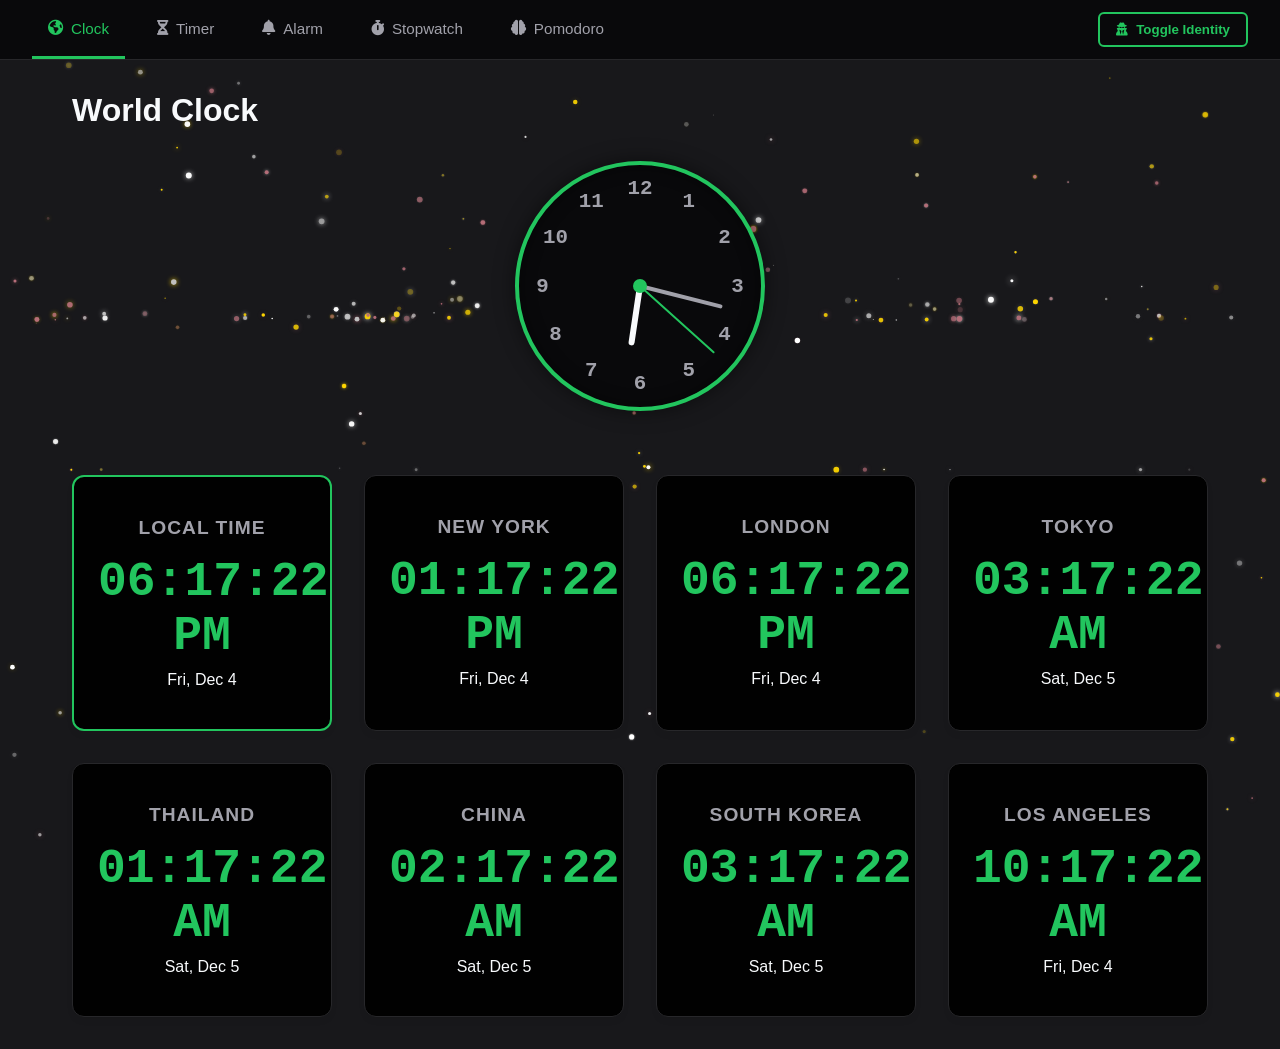
<file: index.html>
<!DOCTYPE html>
<html lang="en">
<head>
    <meta charset="UTF-8">
    <meta name="viewport" content="width=device-width, initial-scale=1.0">
    <title>Time Tracker</title>
    
    <link rel="icon" type="image/png" href="assets/icons/ladybug.png">
    
    <link rel="stylesheet" href="https://cdnjs.cloudflare.com/ajax/libs/font-awesome/6.4.0/css/all.min.css">
    <link rel="stylesheet" href="css/themes.css">
    <link rel="stylesheet" href="css/global.css">
    <link rel="stylesheet" href="css/clock.css">
</head>
<body>
    <canvas id="glitter-canvas"></canvas>

    <nav class="navbar">
        <div class="nav-links">
            <a href="index.html" class="active"><i class="fa-solid fa-earth-americas"></i> Clock</a>
            <a href="timer.html"><i class="fa-solid fa-hourglass-half"></i> Timer</a>
            <a href="alarm.html"><i class="fa-solid fa-bell"></i> Alarm</a>
            <a href="stopwatch.html"><i class="fa-solid fa-stopwatch"></i> Stopwatch</a>
            <a href="pomodoro.html"><i class="fa-solid fa-brain"></i> Pomodoro</a>
        </div>
        
        <button id="theme-toggle" class="theme-btn">
            <i class="fa-solid fa-user-secret"></i> Toggle Identity
        </button>
    </nav>

    <main class="container">
        <h1 style="margin-bottom: 2rem; color: var(--text-color);">World Clock</h1>
        
        <div class="analog-clock-wrapper">
            <div class="analog-clock">
                <div class="hand hour-hand" id="hour-hand"></div>
                <div class="hand minute-hand" id="minute-hand"></div>
                <div class="hand second-hand" id="second-hand"></div>
                <div class="clock-center"></div>
            </div>
        </div>
        
        <div class="clock-grid">
            <div class="clock-card local card-local">
                <h2>Local Time</h2>
                <div class="time" id="local-time">00:00:00</div>
                <div class="date" id="local-date">Loading...</div>
            </div>

            <div class="clock-card card-ny">
                <h2>New York</h2>
                <div class="time" id="ny-time">00:00:00</div>
                <div class="date" id="ny-date">Loading...</div>
            </div>

            <div class="clock-card card-london">
                <h2>London</h2>
                <div class="time" id="london-time">00:00:00</div>
                <div class="date" id="london-date">Loading...</div>
            </div>

            <div class="clock-card card-tokyo">
                <h2>Tokyo</h2>
                <div class="time" id="tokyo-time">00:00:00</div>
                <div class="date" id="tokyo-date">Loading...</div>
            </div>

            <div class="clock-card card-thailand">
                <h2>Thailand</h2>
                <div class="time" id="thailand-time">00:00:00</div>
                <div class="date" id="thailand-date">Loading...</div>
            </div>

            <div class="clock-card card-china">
                <h2>China</h2>
                <div class="time" id="china-time">00:00:00</div>
                <div class="date" id="china-date">Loading...</div>
            </div>

            <div class="clock-card card-korea">
                <h2>South Korea</h2>
                <div class="time" id="korea-time">00:00:00</div>
                <div class="date" id="korea-date">Loading...</div>
            </div>

            <div class="clock-card card-la">
                <h2>Los Angeles</h2>
                <div class="time" id="la-time">00:00:00</div>
                <div class="date" id="la-date">Loading...</div>
            </div>
        </div>
    </main>

    <script src="js/theme.js"></script>
    <script src="js/clock.js"></script>
    <script src="js/glitter.js"></script>
</body>
</html>
</file>
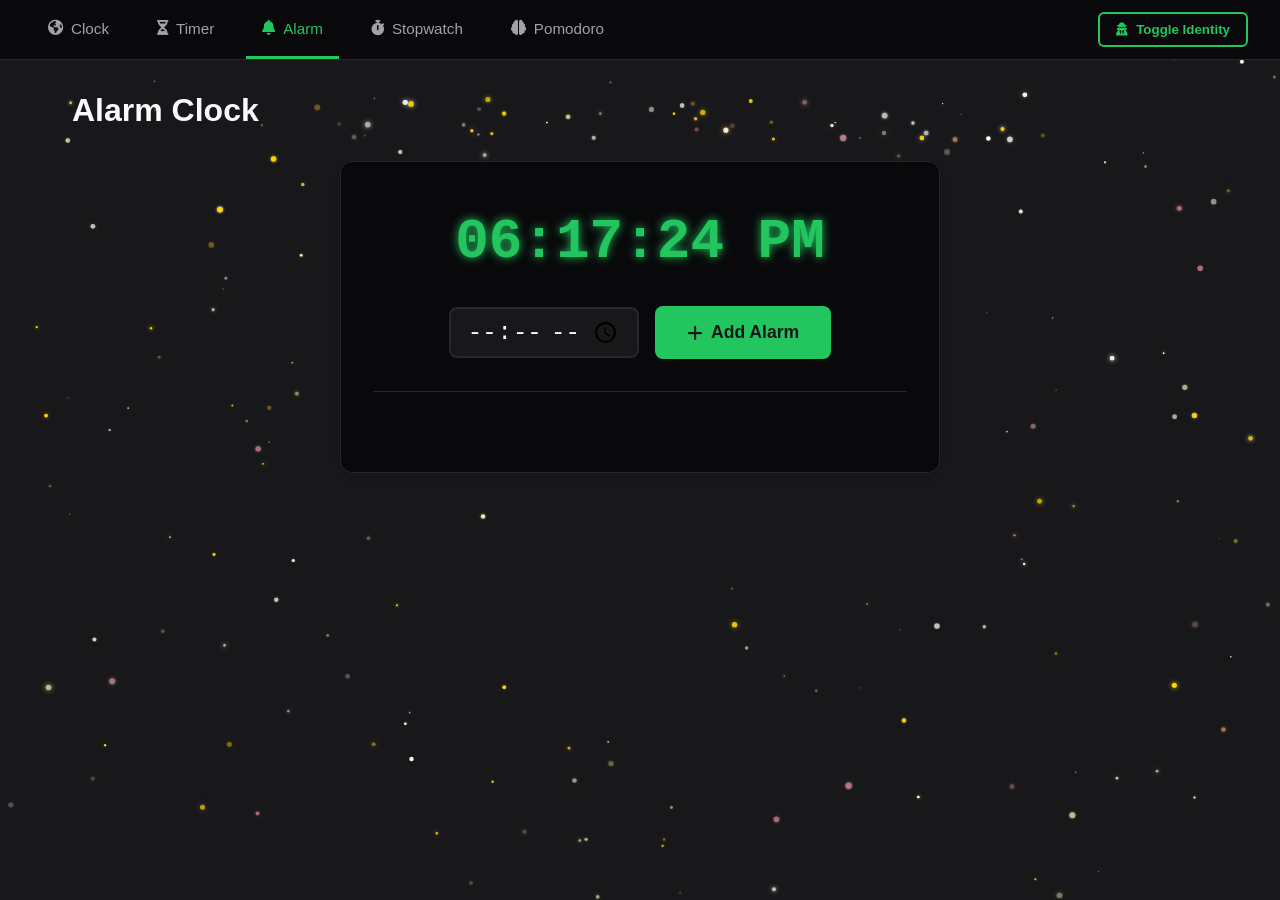
<file: alarm.html>
<!DOCTYPE html>
<html lang="en">
<head>
    <meta charset="UTF-8">
    <meta name="viewport" content="width=device-width, initial-scale=1.0">
    <title>Alarm - Time Tracker</title>
    <link rel="icon" type="image/png" href="assets/icons/ladybug (1).png">
    <link rel="stylesheet" href="https://cdnjs.cloudflare.com/ajax/libs/font-awesome/6.4.0/css/all.min.css">
    <link rel="stylesheet" href="css/themes.css">
    <link rel="stylesheet" href="css/global.css">
    <link rel="stylesheet" href="css/alarm.css">
</head>
<body>
    <canvas id="glitter-canvas"></canvas>

    <nav class="navbar">
        <div class="nav-links">
            <a href="index.html"><i class="fa-solid fa-earth-americas"></i> Clock</a>
            <a href="timer.html"><i class="fa-solid fa-hourglass-half"></i> Timer</a>
            <a href="alarm.html" class="active"><i class="fa-solid fa-bell"></i> Alarm</a>
            <a href="stopwatch.html"><i class="fa-solid fa-stopwatch"></i> Stopwatch</a>
            <a href="pomodoro.html"><i class="fa-solid fa-brain"></i> Pomodoro</a>
        </div>
        <button id="theme-toggle" class="theme-btn">
            <i class="fa-solid fa-user-secret"></i> Toggle Identity
        </button>
    </nav>

    <main class="container">
        <h1 style="margin-bottom: 2rem; color: var(--text-color);">Alarm Clock</h1>
        
        <div class="alarm-card">
            <div class="current-time-display" id="current-time-display">00:00:00</div>
            
            <div class="alarm-input-group">
                <label for="alarm-time-input" style="position:absolute;left:-9999px;">Alarm time</label>
                <input type="time" id="alarm-time-input" required title="Set alarm time" placeholder="HH:MM" aria-label="Alarm time">
                <button id="add-alarm-btn" class="control-btn primary">
                    <i class="fa-solid fa-plus"></i> Add Alarm
                </button>
            </div>

            <div class="alarms-list" id="alarms-list"></div>
        </div>
    </main>

    <script src="js/theme.js"></script>
    <script src="js/alarm.js"></script>
    <script src="js/glitter.js"></script>
</body>
</html>
</file>
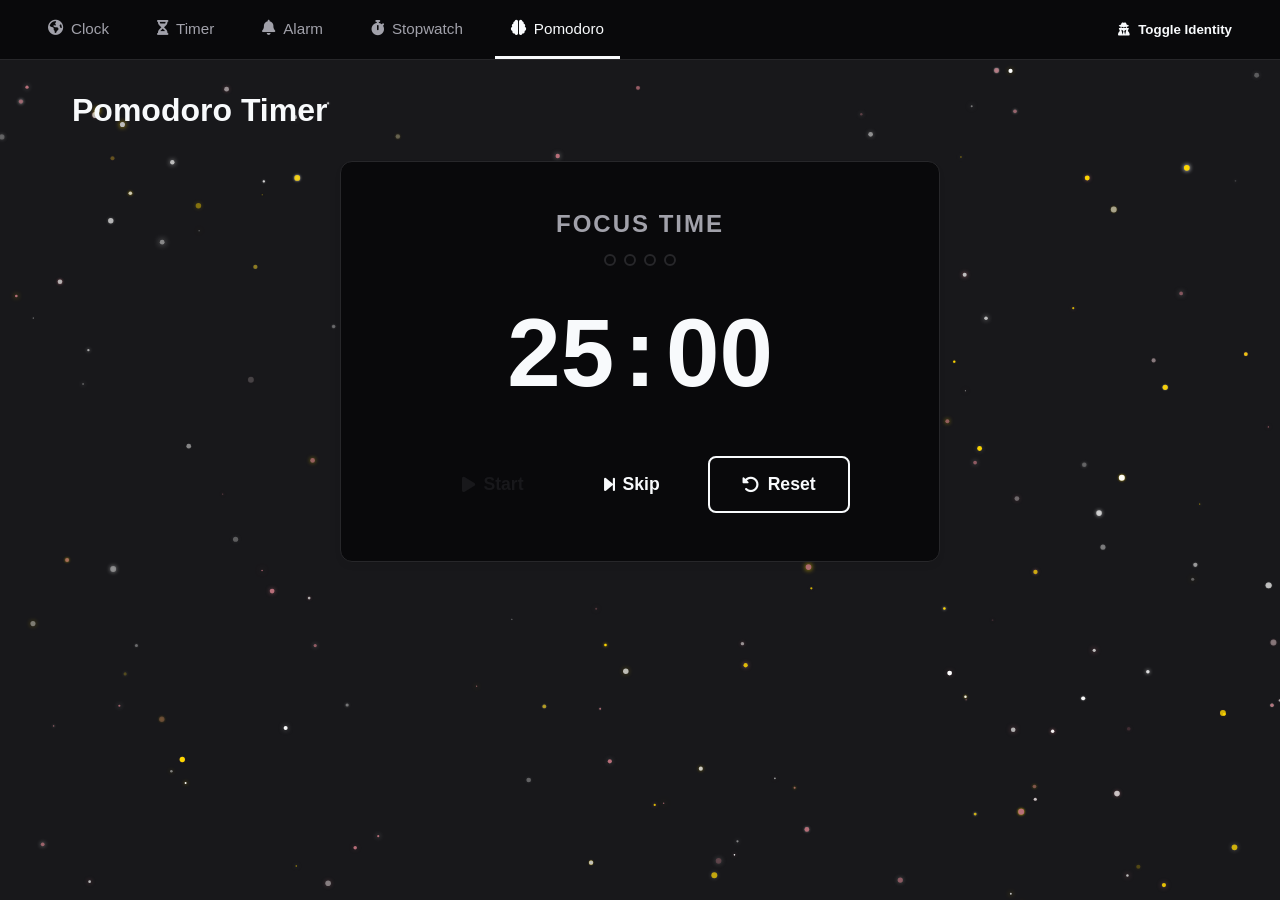
<file: pomodoro.html>
<!DOCTYPE html>
<html lang="en">
<head>
    <meta charset="UTF-8">
    <meta name="viewport" content="width=device-width, initial-scale=1.0">
    <title>Pomodoro - Time Tracker</title>
    <link rel="icon" type="image/png" href="assets/icons/ladybug (2).png">
    <link rel="stylesheet" href="https://cdnjs.cloudflare.com/ajax/libs/font-awesome/6.4.0/css/all.min.css">
    <link rel="stylesheet" href="css/themes.css">
    <link rel="stylesheet" href="css/global.css">
    <link rel="stylesheet" href="css/pomodoro.css">
</head>
<body>
    <canvas id="glitter-canvas"></canvas>

    <nav class="navbar">
        <div class="nav-links">
            <a href="index.html"><i class="fa-solid fa-earth-americas"></i> Clock</a>
            <a href="timer.html"><i class="fa-solid fa-hourglass-half"></i> Timer</a>
            <a href="alarm.html"><i class="fa-solid fa-bell"></i> Alarm</a>
            <a href="stopwatch.html"><i class="fa-solid fa-stopwatch"></i> Stopwatch</a>
            <a href="pomodoro.html" class="active"><i class="fa-solid fa-brain"></i> Pomodoro</a>
        </div>
        <button id="theme-toggle" class="theme-btn">
            <i class="fa-solid fa-user-secret"></i> Toggle Identity
        </button>
    </nav>

    <main class="container">
        <h1 style="margin-bottom: 2rem; color: var(--text-color);">Pomodoro Timer</h1>
        
        <div class="pomodoro-card">
            <div class="mode-indicator">
                <span id="mode-text">Focus Time</span>
                <div class="session-dots" id="session-dots">
                    <span class="dot empty"></span>
                    <span class="dot empty"></span>
                    <span class="dot empty"></span>
                    <span class="dot empty"></span>
                </div>
            </div>

            <div class="pomodoro-display">
                <span id="pom-min">25</span><span class="colon">:</span><span id="pom-sec">00</span>
            </div>
            
            <div class="pomodoro-controls">
                <button id="pom-start-btn" class="control-btn primary"><i class="fa-solid fa-play"></i> Start</button>
                <button id="pom-pause-btn" class="control-btn secondary" style="display: none;"><i class="fa-solid fa-pause"></i> Pause</button>
                <button id="pom-skip-btn" class="control-btn secondary"><i class="fa-solid fa-forward-step"></i> Skip</button>
                <button id="pom-reset-btn" class="control-btn danger"><i class="fa-solid fa-rotate-left"></i> Reset</button>
            </div>
        </div>
    </main>

    <script src="js/theme.js"></script>
    <script src="js/pomodoro.js"></script>
    <script src="js/glitter.js"></script>
</body>
</html>
</file>
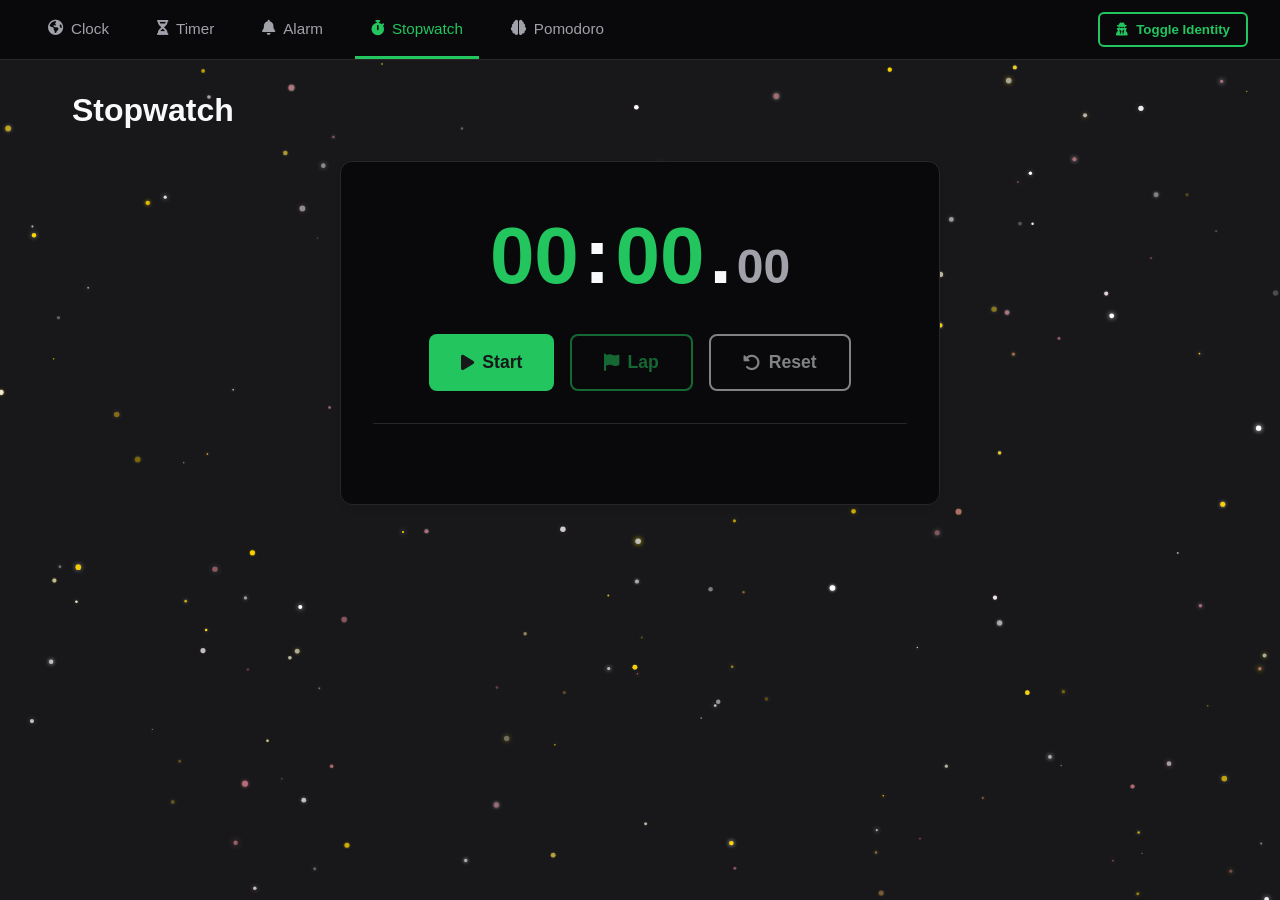
<file: stopwatch.html>
<!DOCTYPE html>
<html lang="en">
<head>
    <meta charset="UTF-8">
    <meta name="viewport" content="width=device-width, initial-scale=1.0">
    <title>Stopwatch - Time Tracker</title>
    <link rel="icon" type="image/png" href="assets/icons/cat.png">
    <link rel="stylesheet" href="https://cdnjs.cloudflare.com/ajax/libs/font-awesome/6.4.0/css/all.min.css">
    <link rel="stylesheet" href="css/themes.css">
    <link rel="stylesheet" href="css/global.css">
    <link rel="stylesheet" href="css/stopwatch.css">
</head>
<body>
    <canvas id="glitter-canvas"></canvas>

    <nav class="navbar">
        <div class="nav-links">
            <a href="index.html"><i class="fa-solid fa-earth-americas"></i> Clock</a>
            <a href="timer.html"><i class="fa-solid fa-hourglass-half"></i> Timer</a>
            <a href="alarm.html"><i class="fa-solid fa-bell"></i> Alarm</a>
            <a href="stopwatch.html" class="active"><i class="fa-solid fa-stopwatch"></i> Stopwatch</a>
            <a href="pomodoro.html"><i class="fa-solid fa-brain"></i> Pomodoro</a>
        </div>
        <button id="theme-toggle" class="theme-btn">
            <i class="fa-solid fa-user-secret"></i> Toggle Identity
        </button>
    </nav>

    <main class="container">
        <h1 style="margin-bottom: 2rem; color: var(--text-color);">Stopwatch</h1>
        
        <div class="stopwatch-card">
            <div class="stopwatch-display" id="stopwatch-display">
                <span id="sw-min">00</span><span class="colon">:</span><span id="sw-sec">00</span><span class="colon">.</span><span id="sw-ms" class="ms">00</span>
            </div>
            
            <div class="stopwatch-controls">
                <button id="sw-start-btn" class="control-btn primary"><i class="fa-solid fa-play"></i> Start</button>
                <button id="sw-lap-btn" class="control-btn secondary" disabled><i class="fa-solid fa-flag"></i> Lap</button>
                <button id="sw-reset-btn" class="control-btn danger" disabled><i class="fa-solid fa-rotate-left"></i> Reset</button>
            </div>

            <div class="laps-container">
                <ul class="laps-list" id="laps-list"></ul>
            </div>
        </div>
    </main>

    <script src="js/theme.js"></script>
    <script src="js/stopwatch.js"></script>
    <script src="js/glitter.js"></script>
</body>
</html>
</file>
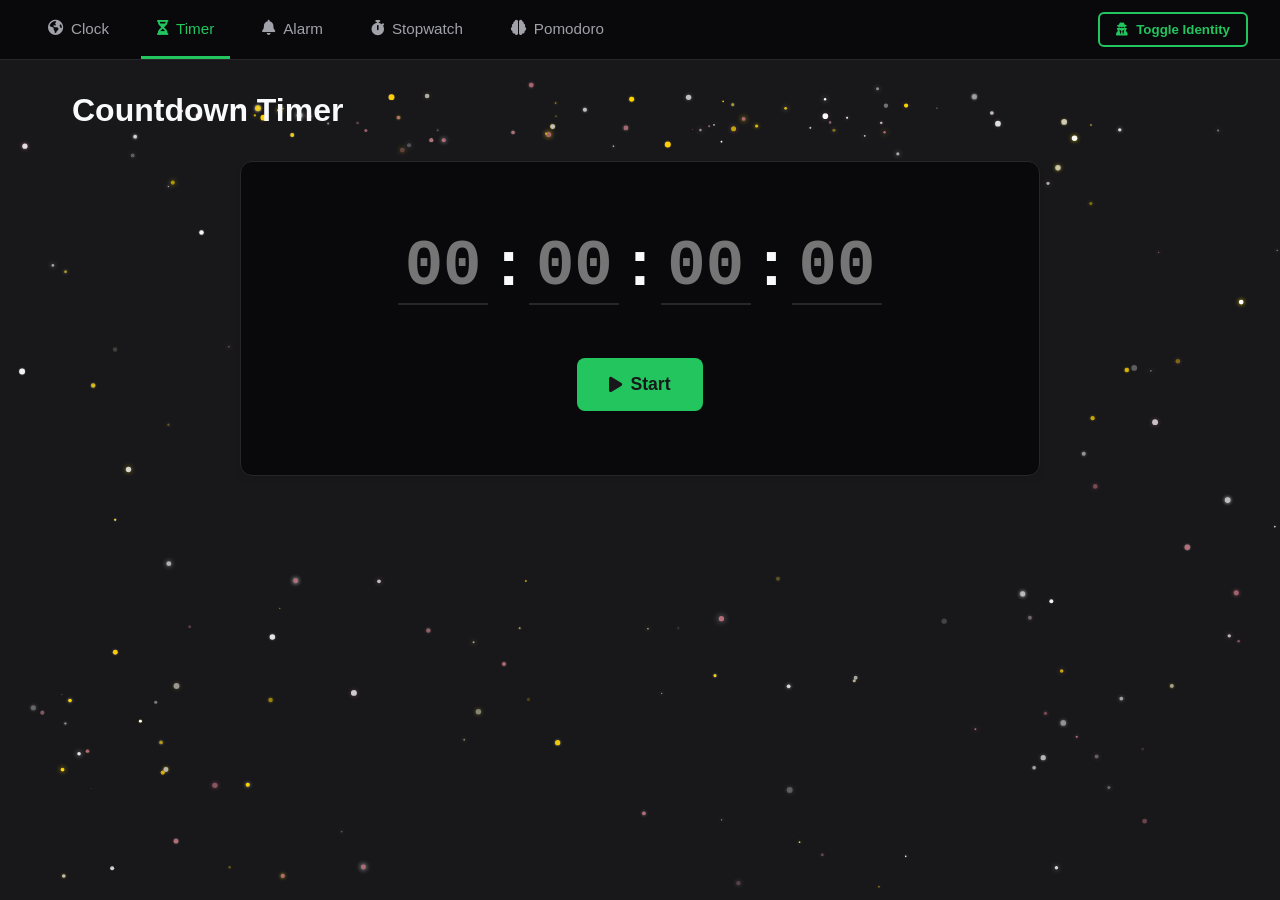
<file: timer.html>
<!DOCTYPE html>
<html lang="en">
<head>
    <meta charset="UTF-8">
    <meta name="viewport" content="width=device-width, initial-scale=1.0">
    <title>Timer - Time Tracker</title>
    <link rel="icon" type="image/png" href="assets/icons/paws.png">
    <link rel="stylesheet" href="https://cdnjs.cloudflare.com/ajax/libs/font-awesome/6.4.0/css/all.min.css">
    <link rel="stylesheet" href="css/themes.css">
    <link rel="stylesheet" href="css/global.css">
    <link rel="stylesheet" href="css/timer.css">
</head>
<body>
    <canvas id="glitter-canvas"></canvas>

    <nav class="navbar">
        <div class="nav-links">
            <a href="index.html"><i class="fa-solid fa-earth-americas"></i> Clock</a>
            <a href="timer.html" class="active"><i class="fa-solid fa-hourglass-half"></i> Timer</a>
            <a href="alarm.html"><i class="fa-solid fa-bell"></i> Alarm</a>
            <a href="stopwatch.html"><i class="fa-solid fa-stopwatch"></i> Stopwatch</a>
            <a href="pomodoro.html"><i class="fa-solid fa-brain"></i> Pomodoro</a>
        </div>
        
        <button id="theme-toggle" class="theme-btn">
            <i class="fa-solid fa-user-secret"></i> Toggle Identity
        </button>
    </nav>

    <main class="container">
        <h1 style="margin-bottom: 2rem; color: var(--text-color);">Countdown Timer</h1>
        
        <div class="timer-card">
            <div id="input-mode" class="timer-display">
                <input type="number" id="days-input" placeholder="00" min="0" max="999">
                <span class="colon">:</span>
                <input type="number" id="hours-input" placeholder="00" min="0" max="23">
                <span class="colon">:</span>
                <input type="number" id="minutes-input" placeholder="00" min="0" max="59">
                <span class="colon">:</span>
                <input type="number" id="seconds-input" placeholder="00" min="0" max="59">
            </div>

            <div id="countdown-mode" class="timer-display" style="display: none;">
                <span id="days-display">00</span>
                <span class="colon">:</span>
                <span id="hours-display">00</span>
                <span class="colon">:</span>
                <span id="minutes-display">00</span>
                <span class="colon">:</span>
                <span id="seconds-display">00</span>
            </div>

            <div class="timer-controls">
                <button id="start-btn" class="control-btn primary"><i class="fa-solid fa-play"></i> Start</button>
                <button id="pause-btn" class="control-btn secondary" style="display: none;"><i class="fa-solid fa-pause"></i> Pause</button>
                <button id="reset-btn" class="control-btn danger" style="display: none;"><i class="fa-solid fa-rotate-left"></i> Reset</button>
            </div>
        </div>
    </main>

    <script src="js/theme.js"></script>
    <script src="js/timer.js"></script>
    <script src="js/glitter.js"></script>
</body>
</html>
</file>
<file: css/themes.css>
:root {
    --bg-color: #18181b; 
    --text-color: #f8fafc;
    --nav-bg: #09090b; 
    --nav-text: #a1a1aa;
    --accent-color: #22c55e; 
    --accent-hover: #16a34a;
    --border-color: #27272a;
}

[data-theme="secret"] {
    --bg-color: #000000;
    --text-color: #f8fafc;
    --nav-bg: #111111;
    --nav-text: #a1a1aa;
    --accent-color: #ef233c; 
    --accent-hover: #d90429;
    --border-color: #3f3f46;
}
</file>
<file: css/global.css>
* {
    margin: 0;
    padding: 0;
    box-sizing: border-box;
    font-family: 'Segoe UI', Tahoma, Geneva, Verdana, sans-serif;
}

body {
    background-color: var(--bg-color);
    color: var(--text-color);
    transition: background-color 0.3s ease, color 0.3s ease;
}

.navbar {
    display: flex;
    justify-content: space-between;
    align-items: center;
    background-color: var(--nav-bg);
    padding: 0 2rem;
    height: 60px;
    border-bottom: 1px solid var(--border-color);
    transition: background-color 0.3s ease, border-color 0.3s ease;
}

.nav-links {
    display: flex;
    gap: 1rem;
    height: 100%;
}

.nav-links a {
    text-decoration: none;
    color: var(--nav-text);
    display: flex;
    align-items: center;
    gap: 8px;
    padding: 0 1rem;
    font-weight: 500;
    font-size: 0.95rem;
    border-bottom: 3px solid transparent;
    transition: all 0.2s ease;
}

.nav-links a:hover {
    color: var(--accent-color);
}

.nav-links a.active {
    color: var(--accent-color);
    border-bottom-color: var(--accent-color);
}

.theme-btn {
    background: none;
    border: 2px solid var(--accent-color);
    color: var(--accent-color);
    padding: 0.5rem 1rem;
    border-radius: 6px;
    cursor: pointer;
    font-weight: bold;
    display: flex;
    align-items: center;
    gap: 8px;
    transition: all 0.2s ease;
}

.theme-btn:hover {
    background-color: var(--accent-color);
    color: var(--nav-bg);
}

.container {
    max-width: 1200px;
    margin: 2rem auto;
    padding: 0 2rem;
}

#rain-canvas {
    position: fixed;
    top: 0;
    left: 0;
    width: 100vw;
    height: 100vh;
    z-index: -2; 
    pointer-events: none; 
}

#glitter-canvas {
    position: fixed;
    top: 0;
    left: 0;
    width: 100vw;
    height: 100vh;
    z-index: -2;
    pointer-events: none;
}
</file>
<file: css/clock.css>
.analog-clock-wrapper {
    display: flex;
    justify-content: center;
    margin-bottom: 4rem;
}

.analog-clock {
    width: 250px;
    height: 250px;
    border: 4px solid var(--accent-color);
    border-radius: 50%;
    background-color: var(--nav-bg);
    position: relative;
    box-shadow: 0 0 20px rgba(0, 0, 0, 0.5), inset 0 0 15px rgba(0, 0, 0, 0.5);
    z-index: 1; /* Keeps it above the glitter */
    transition: border-color 0.3s ease;
}

.hand {
    position: absolute;
    bottom: 50%;
    left: 50%;
    transform-origin: bottom center;
    border-radius: 10px;
    transition: transform 0.05s cubic-bezier(0.4, 2.3, 0.3, 1);
}

.hour-hand {
    width: 6px;
    height: 60px;
    background-color: var(--text-color);
    margin-left: -3px;
}

.minute-hand {
    width: 4px;
    height: 85px;
    background-color: var(--nav-text);
    margin-left: -2px;
}

.second-hand {
    width: 2px;
    height: 100px;
    background-color: var(--accent-color);
    margin-left: -1px;
    transition: transform 0.05s linear, background-color 0.3s ease;
}

.clock-center {
    position: absolute;
    top: 50%;
    left: 50%;
    width: 14px;
    height: 14px;
    background-color: var(--accent-color);
    border-radius: 50%;
    transform: translate(-50%, -50%);
    transition: background-color 0.3s ease;
}

.clock-number {
    position: absolute;
    top: 0;
    left: 0;
    width: 100%;
    height: 100%;
    padding-top: 12px;
    box-sizing: border-box;
    z-index: 0; 
}

.clock-number span {
    display: block;
    font-size: 1.3rem;
    font-weight: bold;
    font-family: 'Courier New', Courier, monospace;
    color: var(--nav-text);
    text-align: center;
}

.clock-grid {
    display: grid;
    grid-template-columns: repeat(auto-fit, minmax(250px, 1fr));
    gap: 2rem;
}

.clock-card {
    background-color: var(--nav-bg);
    border: 1px solid var(--border-color);
    border-radius: 12px;
    padding: 2.5rem 1.5rem;
    text-align: center;
    box-shadow: 0 4px 6px rgba(0, 0, 0, 0.05);
    transition: transform 0.2s ease, border-color 0.3s ease, background-color 0.3s ease;
}

.clock-card:hover {
    transform: translateY(-5px);
    border-color: var(--accent-color);
}

.clock-card h2 {
    font-size: 1.2rem;
    color: var(--nav-text);
    margin-bottom: 1rem;
    text-transform: uppercase;
    letter-spacing: 1px;
}

.clock-card .time {
    font-size: 3rem;
    font-weight: bold;
    color: var(--accent-color);
    font-family: 'Courier New', Courier, monospace;
    margin-bottom: 0.5rem;
    transition: color 0.3s ease;
}

.clock-card .date {
    font-size: 1rem;
    color: var(--text-color);
}

.clock-card.local {
    border: 2px solid var(--accent-color);
}

.card-local {
    background-image: linear-gradient(rgba(0, 0, 0, 0.92), rgba(0, 0, 0, 0.92)), url('https://flagcdn.com/w640/lk.png');
    background-size: cover;
    background-position: center;
}

.card-ny {
    background-image: linear-gradient(rgba(0, 0, 0, 0.92), rgba(0, 0, 0, 0.92)), url('https://flagcdn.com/w640/us.png');
    background-size: cover;
    background-position: center;
}

.card-london {
    background-image: linear-gradient(rgba(0, 0, 0, 0.92), rgba(0, 0, 0, 0.92)), url('https://flagcdn.com/w640/gb.png');
    background-size: cover;
    background-position: center;
}

.card-tokyo {
    background-image: linear-gradient(rgba(0, 0, 0, 0.92), rgba(0, 0, 0, 0.92)), url('https://flagcdn.com/w640/jp.png');
    background-size: cover;
    background-position: center;
}

.card-thailand {
    background-image: linear-gradient(rgba(0, 0, 0, 0.92), rgba(0, 0, 0, 0.92)), url('https://flagcdn.com/w640/th.png');
    background-size: cover;
    background-position: center;
}

.card-china {
    background-image: linear-gradient(rgba(0, 0, 0, 0.92), rgba(0, 0, 0, 0.92)), url('https://flagcdn.com/w640/cn.png');
    background-size: cover;
    background-position: center;
}

.card-korea {
    background-image: linear-gradient(rgba(0, 0, 0, 0.92), rgba(0, 0, 0, 0.92)), url('https://flagcdn.com/w640/kr.png');
    background-size: cover;
    background-position: center;
}

.card-la {
    background-image: linear-gradient(rgba(0, 0, 0, 0.92), rgba(0, 0, 0, 0.92)), url('https://flagcdn.com/w640/us.png');
    background-size: cover;
    background-position: center;
}
</file>
<file: css/alarm.css>
.alarm-card {
    background-color: var(--nav-bg);
    border: 1px solid var(--border-color);
    border-radius: 12px;
    padding: 3rem 2rem;
    max-width: 600px;
    margin: 0 auto;
    box-shadow: 0 4px 6px rgba(0, 0, 0, 0.05);
}

.current-time-display {
    font-size: 3.5rem;
    font-weight: bold;
    color: var(--accent-color);
    font-family: 'Courier New', Courier, monospace;
    text-align: center;
    margin-bottom: 2rem;
    text-shadow: 0 0 10px var(--accent-color);
    transition: color 0.3s ease, text-shadow 0.3s ease;
}

.alarm-input-group {
    display: flex;
    justify-content: center;
    align-items: center;
    gap: 1rem;
    margin-bottom: 2rem;
    padding-bottom: 2rem;
    border-bottom: 1px solid var(--border-color);
}

.alarm-input-group input {
    background-color: var(--bg-color);
    border: 2px solid var(--border-color);
    border-radius: 8px;
    color: var(--text-color);
    font-size: 1.5rem;
    padding: 0.5rem 1rem;
    outline: none;
    font-family: 'Courier New', Courier, monospace;
    transition: border-color 0.3s ease;
}

.alarm-input-group input:focus {
    border-color: var(--accent-color);
}

.alarms-list {
    display: flex;
    flex-direction: column;
    gap: 1rem;
}

.alarm-item {
    display: flex;
    justify-content: space-between;
    align-items: center;
    background-color: var(--bg-color);
    padding: 1rem 1.5rem;
    border-radius: 8px;
    border: 1px solid var(--border-color);
}

.alarm-item .time {
    font-size: 1.5rem;
    font-weight: bold;
    font-family: 'Courier New', Courier, monospace;
}

.alarm-item .actions {
    display: flex;
    gap: 1rem;
    align-items: center;
}

.alarm-toggle {
    cursor: pointer;
    font-size: 1.5rem;
    color: var(--accent-color);
    transition: color 0.3s ease;
}

.alarm-toggle.inactive {
    color: var(--nav-text);
}

.delete-btn {
    background: none;
    border: none;
    color: var(--nav-text);
    cursor: pointer;
    font-size: 1.2rem;
    transition: color 0.2s ease;
}

.delete-btn:hover {
    color: #ef233c;
}

.control-btn {
    padding: 1rem 2rem;
    font-size: 1.1rem;
    font-weight: bold;
    border-radius: 8px;
    cursor: pointer;
    border: none;
    display: flex;
    align-items: center;
    gap: 8px;
    transition: all 0.2s ease;
}

.control-btn.primary {
    background-color: var(--accent-color);
    color: var(--bg-color);
}

.control-btn.primary:hover {
    background-color: var(--accent-hover);
}
</file>
<file: css/pomodoro.css>
.pomodoro-card {
    background-color: var(--nav-bg);
    border: 1px solid var(--border-color);
    border-radius: 12px;
    padding: 3rem 2rem;
    max-width: 600px;
    margin: 0 auto;
    box-shadow: 0 4px 6px rgba(0, 0, 0, 0.05);
    text-align: center;
}

.mode-indicator {
    margin-bottom: 2rem;
}

#mode-text {
    font-size: 1.5rem;
    font-weight: bold;
    color: var(--nav-text);
    text-transform: uppercase;
    letter-spacing: 2px;
    display: block;
    margin-bottom: 1rem;
    transition: color 0.3s ease;
}

.session-dots {
    display: flex;
    justify-content: center;
    gap: 8px;
}

.dot {
    width: 12px;
    height: 12px;
    border-radius: 50%;
    background-color: var(--accent-color);
    transition: all 0.3s ease;
}

.dot.empty {
    background-color: transparent;
    border: 2px solid var(--border-color);
}

.pomodoro-display {
    font-size: 6rem;
    font-weight: bold;
    color: var(--accent-color);
    font-family: 'Courier New', Courier, monospace;
    margin-bottom: 3rem;
    display: flex;
    justify-content: center;
    align-items: center;
    transition: color 0.3s ease;
}

.pomodoro-display .colon {
    color: var(--text-color);
    margin: 0 10px;
}

.pomodoro-controls {
    display: flex;
    justify-content: center;
    gap: 1rem;
}

.control-btn {
    padding: 1rem 2rem;
    font-size: 1.1rem;
    font-weight: bold;
    border-radius: 8px;
    cursor: pointer;
    border: none;
    display: flex;
    align-items: center;
    gap: 8px;
    transition: all 0.2s ease;
}

.control-btn.primary {
    background-color: var(--accent-color);
    color: var(--bg-color);
}

.control-btn.primary:hover {
    background-color: var(--accent-hover);
}

.control-btn.secondary {
    background-color: transparent;
    border: 2px solid var(--accent-color);
    color: var(--accent-color);
}

.control-btn.secondary:hover {
    background-color: var(--accent-color);
    color: var(--bg-color);
}

.control-btn.danger {
    background-color: transparent;
    border: 2px solid var(--text-color);
    color: var(--text-color);
}

.control-btn.danger:hover {
    background-color: var(--border-color);
}
</file>
<file: css/stopwatch.css>
.stopwatch-card {
    background-color: var(--nav-bg);
    border: 1px solid var(--border-color);
    border-radius: 12px;
    padding: 3rem 2rem;
    max-width: 600px;
    margin: 0 auto;
    box-shadow: 0 4px 6px rgba(0, 0, 0, 0.05);
    text-align: center;
}

.stopwatch-display {
    font-size: 5rem;
    font-weight: bold;
    color: var(--accent-color);
    font-family: 'Courier New', Courier, monospace;
    margin-bottom: 2rem;
    display: flex;
    justify-content: center;
    align-items: baseline;
}

.stopwatch-display .colon {
    color: var(--text-color);
    margin: 0 5px;
}

.stopwatch-display .ms {
    font-size: 3rem;
    color: var(--nav-text);
}

.stopwatch-controls {
    display: flex;
    justify-content: center;
    gap: 1rem;
    margin-bottom: 2rem;
    padding-bottom: 2rem;
    border-bottom: 1px solid var(--border-color);
}

.control-btn {
    padding: 1rem 2rem;
    font-size: 1.1rem;
    font-weight: bold;
    border-radius: 8px;
    cursor: pointer;
    border: none;
    display: flex;
    align-items: center;
    gap: 8px;
    transition: all 0.2s ease;
}

.control-btn:disabled {
    opacity: 0.5;
    cursor: not-allowed;
}

.control-btn.primary {
    background-color: var(--accent-color);
    color: var(--bg-color);
}

.control-btn.primary:not(:disabled):hover {
    background-color: var(--accent-hover);
}

.control-btn.secondary {
    background-color: transparent;
    border: 2px solid var(--accent-color);
    color: var(--accent-color);
}

.control-btn.secondary:not(:disabled):hover {
    background-color: var(--accent-color);
    color: var(--bg-color);
}

.control-btn.danger {
    background-color: transparent;
    border: 2px solid var(--text-color);
    color: var(--text-color);
}

.control-btn.danger:not(:disabled):hover {
    background-color: var(--border-color);
}

.laps-container {
    max-height: 250px;
    overflow-y: auto;
    text-align: left;
}

.laps-list {
    list-style: none;
    padding: 0;
    margin: 0;
}

.lap-item {
    display: flex;
    justify-content: space-between;
    padding: 1rem;
    border-bottom: 1px solid var(--border-color);
    color: var(--text-color);
    font-family: 'Courier New', Courier, monospace;
    font-size: 1.2rem;
}

.lap-item:last-child {
    border-bottom: none;
}

.lap-number {
    color: var(--nav-text);
}
</file>
<file: css/timer.css>
.timer-card {
    background-color: var(--nav-bg);
    border: 1px solid var(--border-color);
    border-radius: 12px;
    padding: 4rem 2rem;
    text-align: center;
    max-width: 800px; 
    margin: 0 auto;
    box-shadow: 0 4px 6px rgba(0, 0, 0, 0.05);
}

.timer-display {
    display: flex;
    justify-content: center;
    align-items: center;
    gap: 10px;
    margin-bottom: 3rem;
}

.timer-display input {
    background-color: transparent;
    border: none;
    border-bottom: 2px solid var(--border-color);
    color: var(--text-color);
    font-size: 4rem; 
    font-weight: bold;
    font-family: 'Courier New', Courier, monospace;
    width: 90px;
    text-align: center;
    outline: none;
    transition: border-color 0.3s ease;
}

.timer-display input:focus {
    border-bottom-color: var(--accent-color);
}

.timer-display input::-webkit-outer-spin-button,
.timer-display input::-webkit-inner-spin-button {
    -webkit-appearance: none;
    margin: 0;
}

.timer-display span:not(.colon) {
    font-size: 5rem;
    font-weight: bold;
    color: var(--accent-color);
    font-family: 'Courier New', Courier, monospace;
}

.colon {
    font-size: 4rem;
    font-weight: bold;
    color: var(--text-color);
    margin-bottom: 10px;
}

.timer-controls {
    display: flex;
    justify-content: center;
    gap: 1rem;
}

.control-btn {
    padding: 1rem 2rem;
    font-size: 1.1rem;
    font-weight: bold;
    border-radius: 8px;
    cursor: pointer;
    border: none;
    display: flex;
    align-items: center;
    gap: 8px;
    transition: all 0.2s ease;
}

.control-btn.primary {
    background-color: var(--accent-color);
    color: var(--bg-color);
}

.control-btn.primary:hover {
    background-color: var(--accent-hover);
}

.control-btn.secondary {
    background-color: transparent;
    border: 2px solid var(--accent-color);
    color: var(--accent-color);
}

.control-btn.secondary:hover {
    background-color: var(--accent-color);
    color: var(--bg-color);
}

.control-btn.danger {
    background-color: transparent;
    border: 2px solid var(--text-color);
    color: var(--text-color);
}

.control-btn.danger:hover {
    background-color: var(--border-color);
}
</file>
